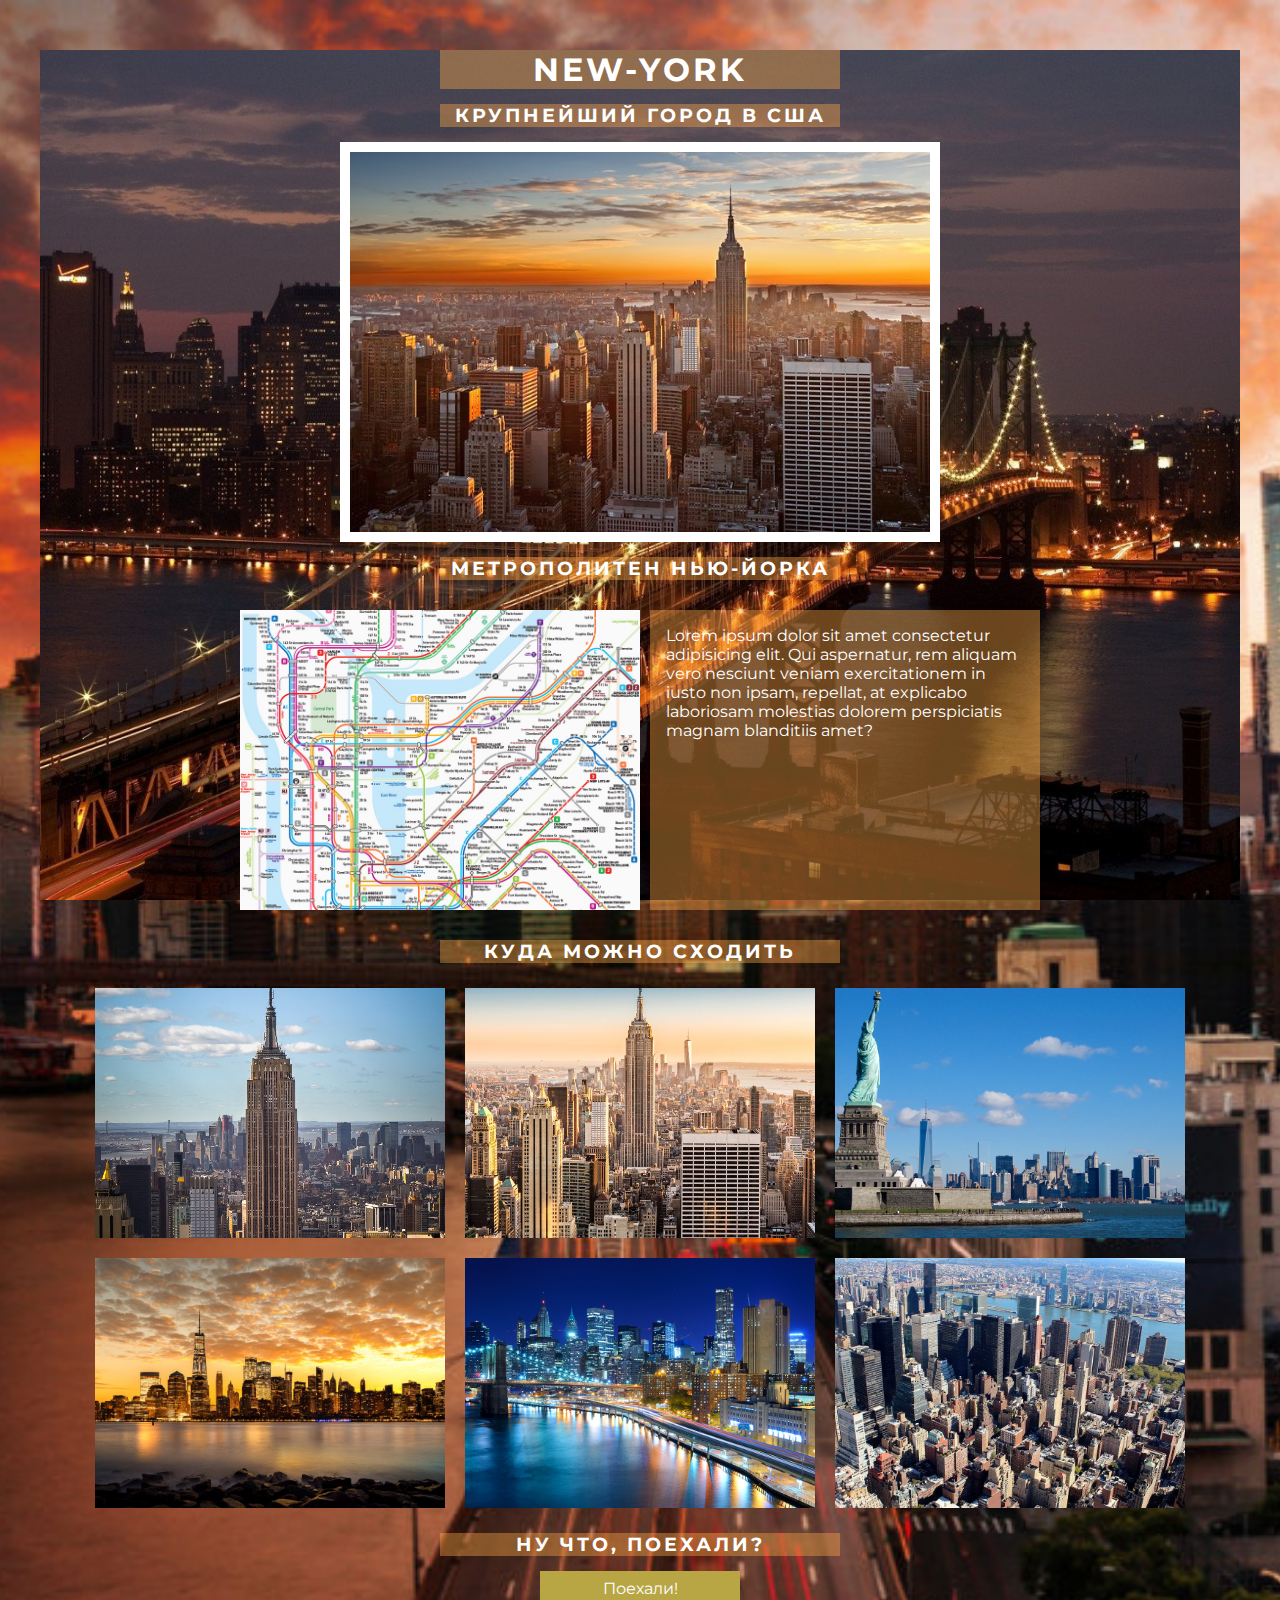
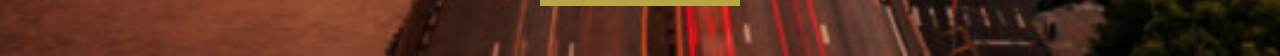
<file: index.html>
<!DOCTYPE html>
<html lang="en">
<head>
    <meta charset="UTF-8">
    <meta http-equiv="X-UA-Compatible" content="IE=edge">
    <meta name="viewport" content="width=device-width, initial-scale=1.0">
    <link href="https://fonts.googleapis.com/css2?family=Montserrat&display=swap" rel="stylesheet">
    <link rel="stylesheet" href="styles/styles.css">
    <title>New-York</title>
</head>
<body>
    <div class="wrapper">
        <div class="container">
            <h1>New-York</h1>
            <h3>Крупнейший город в США</h3>
            <div class="foto"></div>
            <h3>Метрополитен Нью-Йорка</h3>
            <div class="metro">
                <div class="metro-foto"></div>
                <div class="metro-about">
                    <p>Lorem ipsum dolor sit amet consectetur adipisicing elit. Qui aspernatur, rem aliquam vero nesciunt veniam exercitationem in iusto non ipsam, repellat, at explicabo laboriosam molestias dolorem perspiciatis magnam blanditiis amet?</p>
                </div>
            </div>
            <h3>Куда можно сходить</h3>
            <div class="look">
                <div class="look-foto-1"></div>
                <div class="look-foto-2"></div>
                <div class="look-foto-3"></div>
                <div class="look-foto-4"></div>
                <div class="look-foto-5"></div>
                <div class="look-foto-6"></div>
            </div>
            <h3>Ну что, поехали?</h3>
            <div class="button">Поехали!</div>
        </div>
    </div>
</body>
</html>
</file>
<file: styles/styles.css>
* {
    box-sizing: border-box;
}

body {
    font-family: 'Montserrat', sans-serif;
    margin: 0;
    padding: 0;
}
.wrapper {
    padding: 50px 0;
    background: url(../images/foto-7.jpg) 50%/cover no-repeat scroll;
    box-shadow: 50px 51px 50px rgba(238, 229, 229, 0.801), 50px 50px 50px rgba(240, 209, 209, 0.658), 50px 50px 50px rgba(247, 113, 113, 0.67);
}   
.container {
    max-width: 1200px;
    background: url(../images/foto-bg.jpg) 50%/cover no-repeat fixed;
    color: #FFFFFF;
    text-align: center;
    margin: 0 auto;
}
.container > h1, .container > h3 {
    text-transform: uppercase;
    background-color: rgba(255, 170, 72, 0.4);
    letter-spacing: 3px;
    max-width: 400px;
    margin: 15px auto;
}
.container>h1 {
    margin: 0 auto 15px;
}
.foto {
    max-width: 600px;
    height: 400px;
    background: url(../images/foto-title.jpg) 50%/cover no-repeat;
    border: 10px solid #FFFFFF;
    margin: 0 auto;
}
.metro {
    margin: 30px auto;
    max-width: 800px;
    display: flex;
    justify-content: center;
    flex-wrap: wrap;
    gap: 10px;
}
.metro-foto {
    width: 400px;
    height: 300px;
    background: url(../images/foto-metro.jpg) 50%/cover no-repeat;
    margin: 0;
   
}
.metro-about {
    width: 390px;
    text-align: left;
    background-color: rgba(255, 170, 72, 0.403);
    padding: 1rem;
}
.metro-about>p {
    margin: 0;
}
.look {
    display: flex;
    justify-content: center;
    flex-wrap: wrap;
}

.look-foto-1 {
    width: 350px;
    height: 250px;
    background: url(../images/foto-1.jpg) 50%/cover no-repeat;
    margin: 10px;
}
.look-foto-2 {
    width: 350px;
    height: 250px;
    background: url(../images/foto-2.jpg) 50%/cover no-repeat;
    margin: 10px;
}
.look-foto-3 {
    width: 350px;
    height: 250px;
    background: url(../images/foto-3.jpg) 50%/cover no-repeat;
    margin: 10px;
}
.look-foto-4 {
    width: 350px;
    height: 250px;
    background: url(../images/foto-4.jpg) 50%/cover no-repeat;
    margin: 10px;
}
.look-foto-5 {
    width: 350px;
    height: 250px;
    background: url(../images/foto-5.jpg) 50%/cover no-repeat;
    margin: 10px;
}
.look-foto-6 {
    width: 350px;
    height: 250px;
    background: url(../images/foto-6.jpg) 50%/cover no-repeat;
    margin: 10px;
}
.button {
    width: 200px;
    height: 35px;
    background-color: rgb(184,166,69);
    margin: 0 auto;
    line-height: 35px;
}
.button:hover {
    cursor: pointer;
    opacity: 70%;
}
</file>
